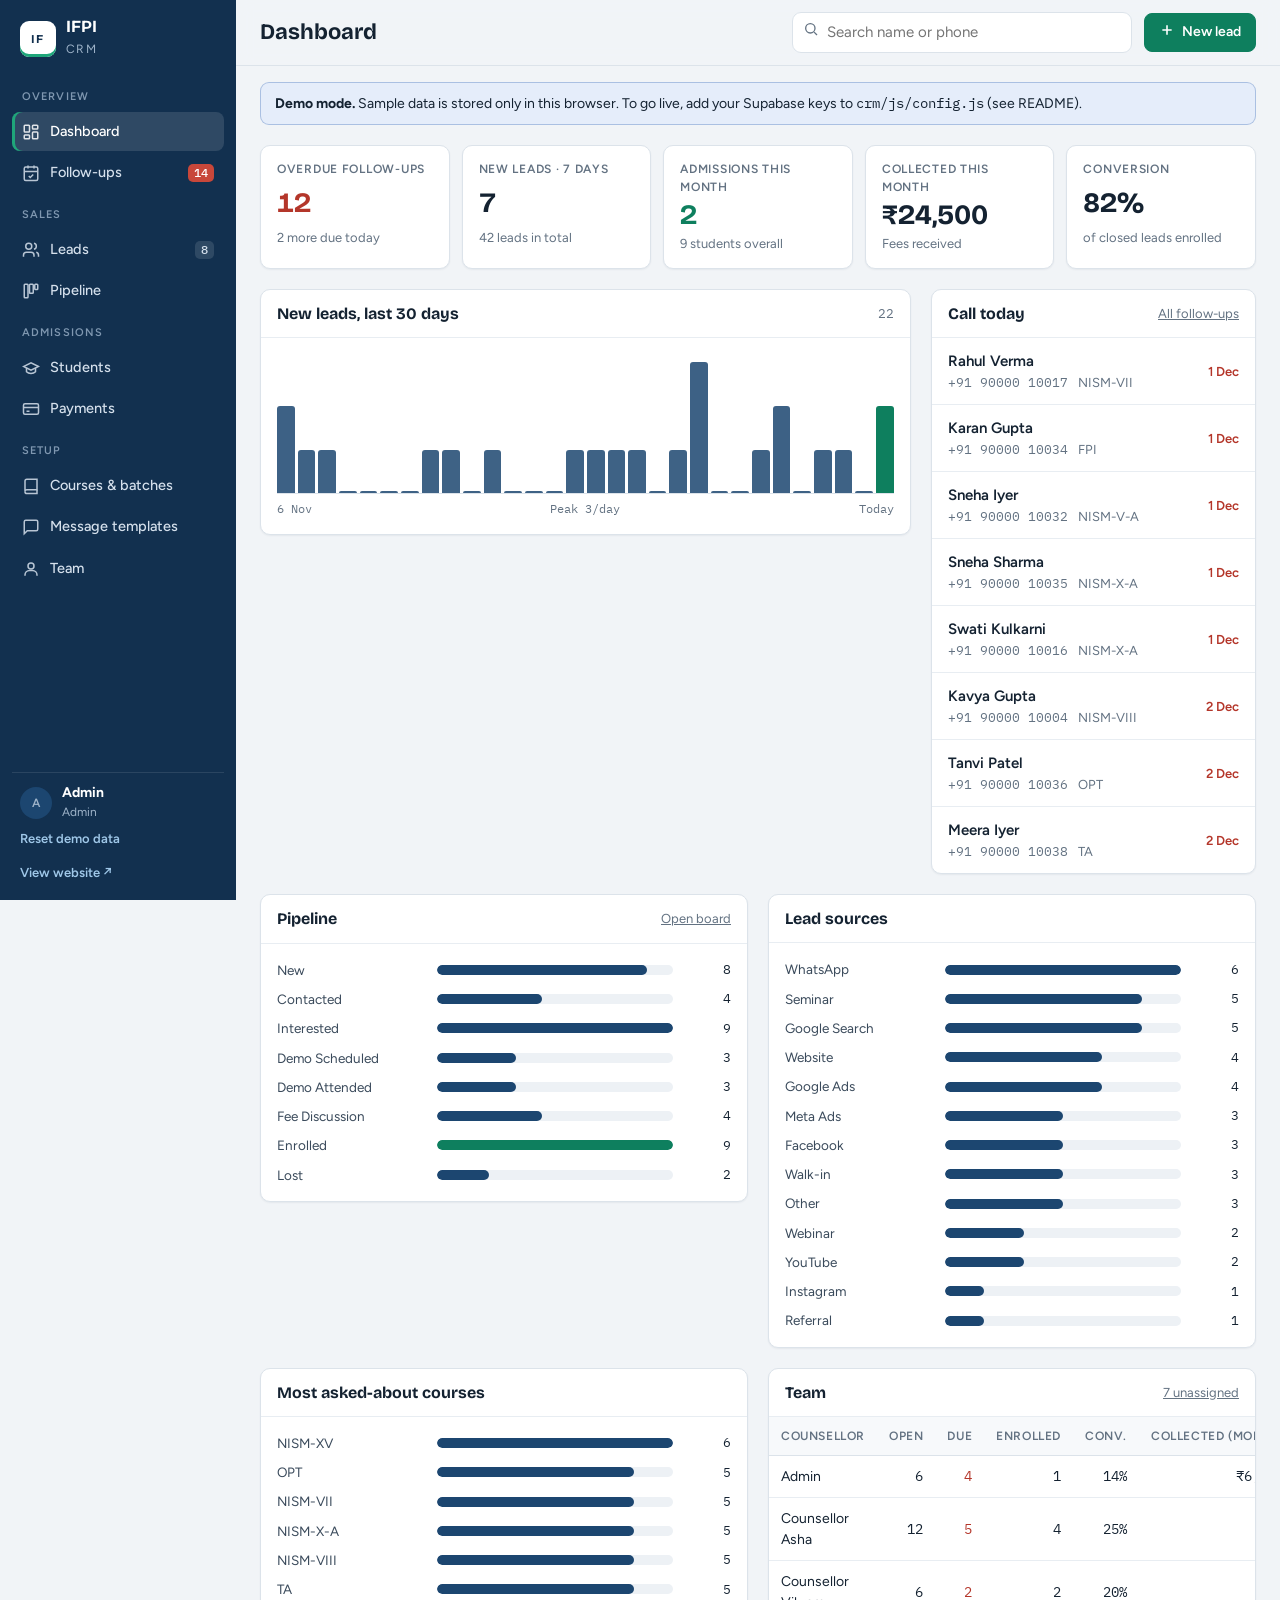
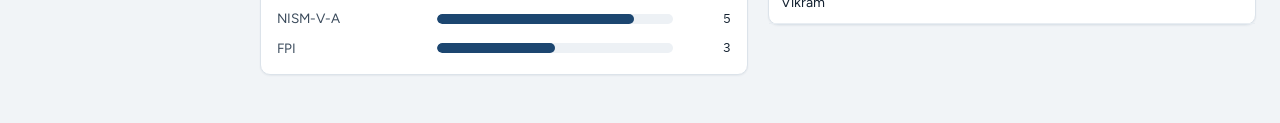
<file: crm/index.html>
<!doctype html>
<html lang="en">
<head>
  <meta charset="utf-8">
  <meta name="viewport" content="width=device-width, initial-scale=1, viewport-fit=cover">
  <title>IFPI CRM</title>
  <meta name="description" content="Lead and admissions CRM for IFPI — NISM and stock market courses.">
  <meta name="theme-color" content="#12304F">
  <link rel="icon" href="assets/favicon.svg" type="image/svg+xml">
  <link rel="preconnect" href="https://fonts.googleapis.com">
  <link rel="preconnect" href="https://fonts.gstatic.com" crossorigin>
  <link rel="stylesheet" href="https://fonts.googleapis.com/css2?family=Bricolage+Grotesque:opsz,wght@12..96,600;12..96,700&family=Figtree:wght@400;500;600;700&family=IBM+Plex+Mono:wght@400;500&display=swap">
  <link rel="stylesheet" href="css/styles.css">
</head>
<body>
  <div id="boot" class="boot"><div class="spinner" aria-label="Loading"></div></div>

  <!-- Sign in -->
  <section id="auth" class="auth" hidden>
    <div class="auth-card">
      <div class="auth-brand"><span class="logo-mark">IF</span><div><strong id="authInstitute">IFPI</strong><span id="authTagline"></span></div></div>
      <div id="authBody"></div>
    </div>
    <p class="auth-foot">Lead &amp; admissions CRM</p>
  </section>

  <!-- App shell -->
  <div id="app" class="app" hidden>
    <aside class="sidebar" id="sidebar">
      <div class="side-brand"><span class="logo-mark">IF</span><div><strong id="sideInstitute">IFPI</strong><span>CRM</span></div></div>
      <nav id="nav" class="nav" aria-label="Main"></nav>
      <div class="side-foot" id="sideFoot"></div>
    </aside>
    <div class="scrim" id="scrim" hidden></div>
    <div class="main">
      <header class="topbar">
        <button class="icon-btn only-mobile" id="menuBtn" aria-label="Open menu"></button>
        <h1 id="pageTitle" class="page-title"></h1>
        <label class="global-search" for="globalSearch">
          <span class="sr">Search leads</span>
          <span id="searchIcon"></span>
          <input id="globalSearch" type="search" placeholder="Search name or phone" autocomplete="off">
          <div class="search-results" id="searchResults" hidden></div>
        </label>
        <button class="btn primary" id="newLeadBtn"><span id="plusIcon"></span><span class="hide-sm">New lead</span></button>
      </header>
      <div id="demoBanner" class="demo-banner" hidden></div>
      <main id="view" class="view" tabindex="-1"></main>
    </div>
  </div>

  <div id="drawerWrap" class="drawer-wrap" hidden>
    <div class="drawer-scrim" data-close-drawer></div>
    <div id="drawer" class="drawer" role="dialog" aria-modal="true">
      <div id="drawerBody"></div>
    </div>
  </div>
  <div id="modalWrap" class="modal-wrap" hidden>
    <div class="modal" role="dialog" aria-modal="true"><div id="modalBody"></div></div>
  </div>
  <div id="toasts" class="toasts" aria-live="polite"></div>

  <script type="module" src="js/app.js"></script>
</body>
</html>
</file>
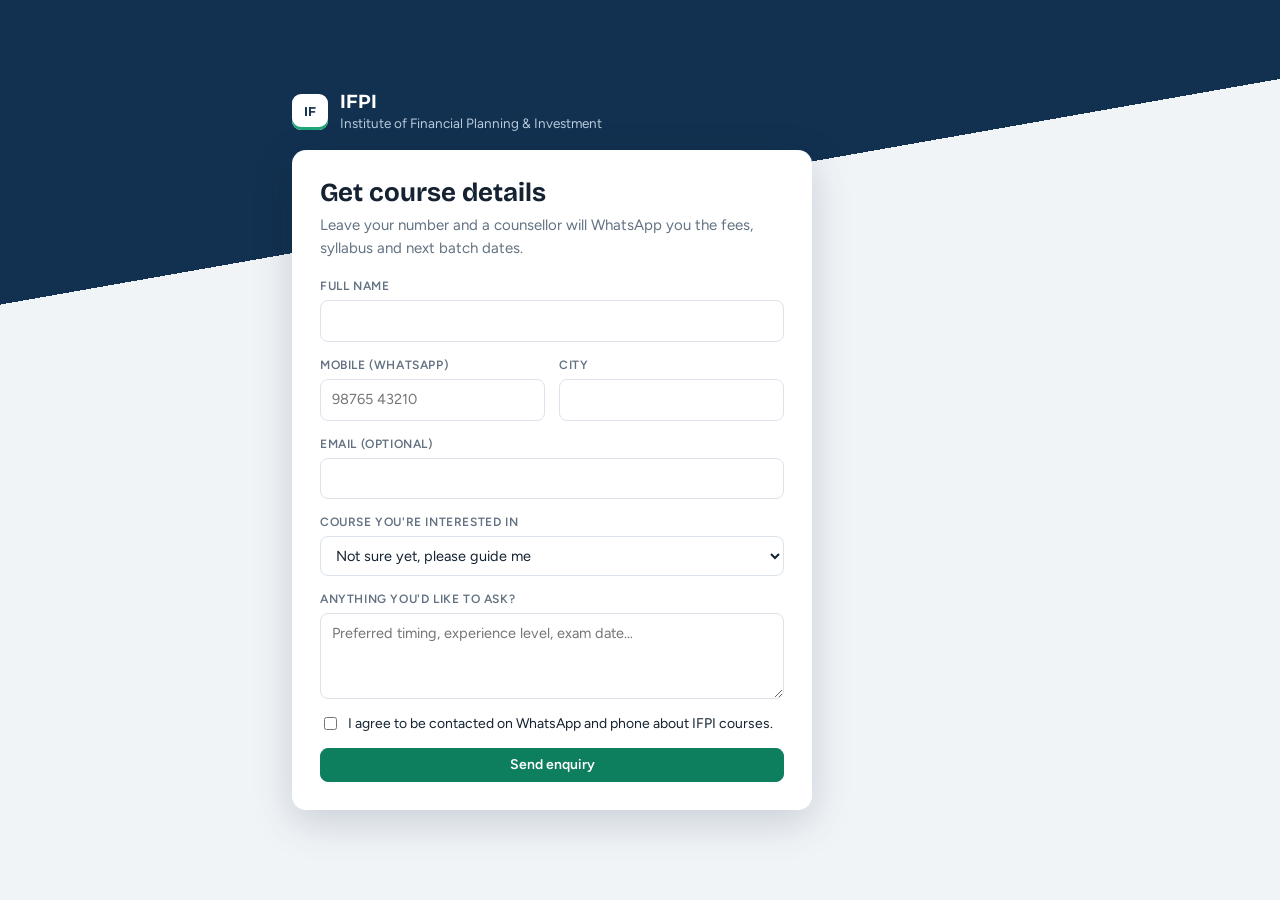
<file: crm/enquiry.html>
<!doctype html>
<html lang="en">
<head>
  <meta charset="utf-8">
  <meta name="viewport" content="width=device-width, initial-scale=1, viewport-fit=cover">
  <title>Course Enquiry · IFPI</title>
  <meta name="description" content="Enquire about NISM certification and stock market courses at IFPI.">
  <meta name="theme-color" content="#12304F">
  <link rel="icon" href="assets/favicon.svg" type="image/svg+xml">
  <link rel="preconnect" href="https://fonts.googleapis.com">
  <link rel="preconnect" href="https://fonts.gstatic.com" crossorigin>
  <link rel="stylesheet" href="https://fonts.googleapis.com/css2?family=Bricolage+Grotesque:opsz,wght@12..96,600;12..96,700&family=Figtree:wght@400;500;600;700&family=IBM+Plex+Mono:wght@400;500&display=swap">
  <link rel="stylesheet" href="css/styles.css">
</head>
<body>
  <div class="enquiry">
    <div class="enquiry-head"><span class="logo-mark">IF</span><div><strong id="eName">IFPI</strong><span id="eTag"></span></div></div>
    <div class="enquiry-card" id="card">
      <div><h1>Get course details</h1><p class="muted" style="margin:6px 0 0">Leave your number and a counsellor will WhatsApp you the fees, syllabus and next batch dates.</p></div>
      <form id="ef" class="form-grid" novalidate>
        <label class="field full"><span>Full name</span><input name="full_name" required autocomplete="name"></label>
        <label class="field"><span>Mobile (WhatsApp)</span><input name="phone" inputmode="tel" required autocomplete="tel" placeholder="98765 43210"></label>
        <label class="field"><span>City</span><input name="city" autocomplete="address-level2"></label>
        <label class="field full"><span>Email (optional)</span><input name="email" type="email" autocomplete="email"></label>
        <label class="field full"><span>Course you're interested in</span><select name="course_id" id="eCourse"><option value="">Not sure yet, please guide me</option></select></label>
        <label class="field full"><span>Anything you'd like to ask?</span><textarea name="notes" rows="3" placeholder="Preferred timing, experience level, exam date…"></textarea></label>
        <label class="check full"><input type="checkbox" name="consent" required> I agree to be contacted on WhatsApp and phone about IFPI courses.</label>
        <p class="error-text full" id="eErr" hidden></p>
        <button class="btn primary block full" type="submit">Send enquiry</button>
      </form>
    </div>
  </div>
  <div id="toasts" class="toasts" aria-live="polite"></div>
  <script type="module" src="js/enquiry.js"></script>
</body>
</html>
</file>
<file: crm/css/styles.css>
/* IFPI CRM — styles */
:root {
  --bg: #F1F4F7; --surface: #FFFFFF; --surface-2: #F7F9FB; --surface-3: #EDF1F5;
  --ink: #142231; --ink-2: #3A4A5B; --muted: #637282; --line: #DCE3EA; --line-2: #E8EDF2;
  --brand: #12304F; --brand-2: #1C4670; --brand-ink: #FFFFFF;
  --accent: #0E7F5E; --accent-hover: #0A694D; --accent-ink: #FFFFFF; --accent-soft: #E1F2EB;
  --good: #0E7F5E; --good-bg: #E1F2EB; --warn: #9A5E0C; --warn-bg: #FCF0D9; --bad: #B4362A; --bad-bg: #FBE7E4; --info: #2458A8; --info-bg: #E5EDFA;
  --focus: #2F6FDE;
  --radius: 10px; --radius-sm: 7px;
  --shadow-1: 0 1px 2px rgba(18, 40, 64, .06);
  --shadow-2: 0 12px 40px rgba(18, 40, 64, .18);
  --f-display: "Bricolage Grotesque", ui-sans-serif, system-ui, sans-serif;
  --f-body: "Figtree", ui-sans-serif, system-ui, -apple-system, "Segoe UI", Roboto, sans-serif;
  --f-mono: "IBM Plex Mono", ui-monospace, SFMono-Regular, Menlo, Consolas, monospace;
  --side-w: 236px;
  color-scheme: light;
}
@media (prefers-color-scheme: dark) {
  :root {
    color-scheme: dark;
    --bg: #0D141B; --surface: #151E27; --surface-2: #1A242F; --surface-3: #212C38; --ink: #E3E9EF; --ink-2: #C0CAD4; --muted: #8F9CAA; --line: #26323E; --line-2: #202B36;
    --brand: #0B1C2E; --brand-2: #16324F; --accent: #27B386; --accent-hover: #3BC897; --accent-ink: #04150F; --accent-soft: #12302A;
    --good: #27B386; --good-bg: #12302A; --warn: #E3A94E; --warn-bg: #2E2413; --bad: #EE7D6F; --bad-bg: #351B17; --info: #7EA8F0; --info-bg: #17253B; --focus: #7AA7FF;
    --shadow-1: 0 1px 2px rgba(0, 0, 0, .3); --shadow-2: 0 12px 40px rgba(0, 0, 0, .5);
  }
}

* { box-sizing: border-box; }
html, body { height: 100%; }
body { margin: 0; background: var(--bg); color: var(--ink); font: 15px/1.5 var(--f-body); -webkit-font-smoothing: antialiased; }
body.locked { overflow: hidden; }
button, input, select, textarea { font: inherit; color: inherit; }
a { color: var(--info); }
[hidden] { display: none !important; }
:focus-visible { outline: 2px solid var(--focus); outline-offset: 2px; }
.sr { position: absolute; width: 1px; height: 1px; overflow: hidden; clip: rect(0 0 0 0); white-space: nowrap; }
.mono, .num { font-family: var(--f-mono); font-variant-numeric: tabular-nums; }
.muted { color: var(--muted); }
h1, h2, h3 { text-wrap: balance; }

/* boot */
.boot { position: fixed; inset: 0; display: grid; place-items: center; background: var(--bg); }
.spinner { width: 34px; height: 34px; border: 3px solid var(--line); border-top-color: var(--accent); border-radius: 50%; animation: spin .8s linear infinite; }
@keyframes spin { to { transform: rotate(360deg); } }

/* logo */
.logo-mark { width: 36px; height: 36px; border-radius: 9px; background: var(--brand); color: #fff; display: grid; place-items: center; font: 700 15px/1 var(--f-display); letter-spacing: .02em; box-shadow: inset 0 -3px 0 #1FA67A; flex: none; }

/* auth */
.auth { min-height: 100%; display: grid; place-content: center; gap: 16px; padding: 24px 16px; background: linear-gradient(160deg, var(--brand) 0 38%, var(--bg) 38%); }
.auth-card { width: min(420px, 100%); background: var(--surface); border-radius: 14px; box-shadow: var(--shadow-2); padding: 28px; display: grid; gap: 18px; }
.auth-brand { display: flex; align-items: center; gap: 12px; }
.auth-brand strong { display: block; font: 700 20px/1.1 var(--f-display); }
.auth-brand span { color: var(--muted); font-size: 13px; }
.auth-card h2 { margin: 0; font: 700 22px/1.2 var(--f-display); }
.auth-foot { text-align: center; color: var(--muted); font-size: 13px; margin: 0; }
.link-btn { background: none; border: 0; padding: 0; color: var(--info); cursor: pointer; font-weight: 600; }

/* shell */
.app { display: grid; grid-template-columns: var(--side-w) minmax(0, 1fr); min-height: 100%; }
.sidebar { background: var(--brand); color: #D5E0EC; display: flex; flex-direction: column; position: sticky; top: 0; height: 100vh; padding: 18px 12px; gap: 18px; }
.side-brand { display: flex; gap: 10px; align-items: center; padding: 0 8px; }
.side-brand .logo-mark { background: #fff; color: var(--brand); box-shadow: inset 0 -3px 0 #1FA67A; }
.side-brand strong { display: block; color: #fff; font: 700 17px/1.1 var(--f-display); }
.side-brand span { font-size: 12px; letter-spacing: .12em; text-transform: uppercase; color: #9FB4CA; }
.nav { display: grid; gap: 2px; overflow-y: auto; }
.nav-label { font-size: 11px; letter-spacing: .1em; text-transform: uppercase; color: #7F97B0; padding: 12px 10px 4px; font-weight: 600; }
.nav a { display: flex; align-items: center; gap: 10px; padding: 9px 10px; border-radius: 8px; color: #D5E0EC; text-decoration: none; font-weight: 500; font-size: 14.5px; }
.nav a svg { width: 18px; height: 18px; flex: none; opacity: .85; }
.nav a:hover { background: rgba(255, 255, 255, .07); color: #fff; }
.nav a[aria-current="page"] { background: rgba(255, 255, 255, .12); color: #fff; box-shadow: inset 3px 0 0 #1FA67A; }
.nav .count { margin-left: auto; font: 500 12px/1 var(--f-mono); background: rgba(255, 255, 255, .12); padding: 3px 6px; border-radius: 5px; }
.nav .count.alert { background: #C8473A; color: #fff; }
.side-foot { margin-top: auto; border-top: 1px solid rgba(255, 255, 255, .1); padding: 12px 8px 0; display: grid; gap: 8px; font-size: 13px; }
.me { display: flex; gap: 10px; align-items: center; }
.avatar { width: 32px; height: 32px; border-radius: 50%; background: var(--brand-2); color: #fff; display: grid; place-items: center; font: 600 12px/1 var(--f-body); flex: none; }
.me strong { color: #fff; display: block; font-size: 14px; line-height: 1.2; }
.me span { color: #9FB4CA; font-size: 12px; text-transform: capitalize; }
.side-foot .link-btn { color: #9FC7E8; font-size: 13px; text-align: left; }

.main { min-width: 0; display: flex; flex-direction: column; }
.topbar { position: sticky; top: 0; z-index: 20; display: flex; align-items: center; gap: 12px; padding: 12px 24px; background: color-mix(in srgb, var(--bg) 88%, transparent); backdrop-filter: blur(8px); border-bottom: 1px solid var(--line); }
.page-title { font: 700 22px/1.2 var(--f-display); margin: 0; color: var(--ink); white-space: nowrap; }
.global-search { margin-left: auto; position: relative; display: flex; align-items: center; gap: 8px; background: var(--surface); border: 1px solid var(--line); border-radius: 9px; padding: 0 10px; width: min(340px, 40vw); }
.global-search svg { width: 16px; height: 16px; color: var(--muted); flex: none; }
.global-search input { border: 0; background: transparent; padding: 8px 0; width: 100%; outline: none; }
.global-search:focus-within { border-color: var(--focus); }
.search-results { position: absolute; top: calc(100% + 6px); left: 0; right: 0; background: var(--surface); border: 1px solid var(--line); border-radius: 10px; box-shadow: var(--shadow-2); overflow: hidden; z-index: 30; }
.search-results button { display: flex; width: 100%; justify-content: space-between; gap: 10px; padding: 9px 12px; border: 0; background: none; text-align: left; cursor: pointer; }
.search-results button:hover, .search-results button:focus { background: var(--surface-2); outline: none; }
.search-results .empty-s { padding: 12px; color: var(--muted); font-size: 14px; }
.demo-banner { margin: 16px 24px 0; padding: 10px 14px; border-radius: 9px; background: var(--info-bg); color: var(--ink); font-size: 14px; border: 1px solid color-mix(in srgb, var(--info) 30%, transparent); }
.view { padding: 20px 24px 48px; display: grid; gap: 20px; align-content: start; outline: none; }
.scrim { display: none; }
.only-mobile { display: none !important; }
.view > *, .grid-2 > *, .grid-3 > *, .panel { min-width: 0; }

@media (max-width: 900px) {
  .app { grid-template-columns: 1fr; }
  .sidebar { position: fixed; z-index: 40; left: 0; top: 0; bottom: 0; width: 260px; transform: translateX(-100%); transition: transform .2s ease; padding-top: calc(18px + env(safe-area-inset-top, 0px)); }
  .app.nav-open .sidebar { transform: none; }
  .app.nav-open .scrim { display: block; position: fixed; inset: 0; background: rgba(8, 16, 24, .45); z-index: 35; }
  .only-mobile { display: inline-grid !important; }
  .topbar { padding: calc(10px + env(safe-area-inset-top, 0px)) 16px 10px; flex-wrap: wrap; }
  .page-title { font-size: 19px; }
  .global-search { order: 5; width: 100%; margin-left: 0; }
  .view { padding: 16px 16px 40px; }
  .demo-banner { margin: 12px 16px 0; }
  .hide-sm { display: none; }
}

/* buttons */
.btn { display: inline-flex; align-items: center; justify-content: center; gap: 7px; border: 1px solid var(--line); background: var(--surface); color: var(--ink); border-radius: 8px; padding: 8px 14px; font-weight: 600; font-size: 14px; cursor: pointer; text-decoration: none; white-space: nowrap; line-height: 1.2; }
.btn:hover { border-color: var(--muted); }
.btn svg { width: 16px; height: 16px; flex: none; }
.btn.primary { background: var(--accent); border-color: var(--accent); color: var(--accent-ink); }
.btn.primary:hover { background: var(--accent-hover); border-color: var(--accent-hover); }
.btn.wa { background: #1B9E5A; border-color: #1B9E5A; color: #fff; }
.btn.wa:hover { background: #158449; }
.btn.danger { background: var(--bad); border-color: var(--bad); color: #fff; }
.btn.ghost { background: transparent; border-color: transparent; color: var(--ink-2); }
.btn.ghost:hover { background: var(--surface-3); }
.btn.sm { padding: 5px 10px; font-size: 13px; }
.btn.block { width: 100%; }
.btn:disabled { opacity: .55; cursor: not-allowed; }
.icon-btn { width: 36px; height: 36px; display: inline-grid; place-items: center; border: 1px solid var(--line); background: var(--surface); border-radius: 8px; cursor: pointer; color: var(--ink); }
.icon-btn svg { width: 18px; height: 18px; }
.row { display: flex; flex-wrap: wrap; gap: 8px; align-items: center; }
.row.end { justify-content: flex-end; }
.row.between { justify-content: space-between; }
.spacer { flex: 1; }

/* forms */
.field { display: grid; gap: 5px; min-width: 0; }
.field > span, .label { font-size: 12px; font-weight: 600; letter-spacing: .05em; text-transform: uppercase; color: var(--muted); }
.input, .field input, .field select, .field textarea, select.input {
  width: 100%; border: 1px solid var(--line); background: var(--surface); border-radius: 8px; padding: 9px 11px; font-size: 14.5px; min-width: 0;
}
.field textarea { resize: vertical; min-height: 80px; }
.input:focus, .field input:focus, .field select:focus, .field textarea:focus { outline: none; border-color: var(--focus); box-shadow: 0 0 0 3px color-mix(in srgb, var(--focus) 18%, transparent); }
.form-grid { display: grid; grid-template-columns: repeat(2, minmax(0, 1fr)); gap: 14px; }
.form-grid .full { grid-column: 1 / -1; }
@media (max-width: 520px) { .form-grid { grid-template-columns: 1fr; } }
.check { display: flex; gap: 8px; align-items: center; font-size: 14px; }
.hint { font-size: 13px; color: var(--muted); margin: 0; }
.error-text { color: var(--bad); font-size: 13.5px; margin: 0; }

/* cards / panels */
.panel { background: var(--surface); border: 1px solid var(--line); border-radius: var(--radius); box-shadow: var(--shadow-1); }
.panel-head { display: flex; align-items: center; justify-content: space-between; gap: 10px; padding: 14px 16px; border-bottom: 1px solid var(--line-2); }
.panel-head h2, .panel-head h3 { margin: 0; font: 700 16px/1.2 var(--f-display); }
.panel-body { padding: 16px; }
.grid-2 { display: grid; grid-template-columns: repeat(2, minmax(0, 1fr)); gap: 20px; align-items: start; }
.grid-3 { display: grid; grid-template-columns: 2fr 1fr; gap: 20px; align-items: start; }
@media (max-width: 1000px) { .grid-2, .grid-3 { grid-template-columns: 1fr; } }

/* KPIs */
.kpis { display: grid; grid-template-columns: repeat(auto-fit, minmax(170px, 1fr)); gap: 12px; }
.kpi { background: var(--surface); border: 1px solid var(--line); border-radius: var(--radius); padding: 14px 16px; display: grid; gap: 4px; text-decoration: none; color: inherit; box-shadow: var(--shadow-1); }
a.kpi:hover { border-color: var(--muted); }
.kpi .k-label { font-size: 12px; text-transform: uppercase; letter-spacing: .06em; color: var(--muted); font-weight: 600; }
.kpi .k-value { font: 700 28px/1.1 var(--f-display); font-variant-numeric: tabular-nums; }
.kpi .k-sub { font-size: 13px; color: var(--muted); }
.kpi.bad .k-value { color: var(--bad); } .kpi.warn .k-value { color: var(--warn); } .kpi.good .k-value { color: var(--good); }

/* bar charts */
.bars { display: grid; gap: 9px; }
.bar-row { display: grid; grid-template-columns: minmax(90px, 150px) minmax(0, 1fr) 48px; gap: 10px; align-items: center; font-size: 13.5px; }
.bar-row .b-label { overflow: hidden; text-overflow: ellipsis; white-space: nowrap; color: var(--ink-2); }
.bar-track { height: 10px; background: var(--surface-3); border-radius: 5px; overflow: hidden; }
.bar-fill { height: 100%; background: var(--brand-2); border-radius: 5px; min-width: 2px; }
.bar-fill.accent { background: var(--accent); }
.bar-row .b-val { text-align: right; font-family: var(--f-mono); font-size: 13px; }
.cols { display: flex; align-items: flex-end; gap: 3px; height: 140px; padding-top: 8px; border-bottom: 1px solid var(--line); }
.cols .col { flex: 1; background: var(--brand-2); border-radius: 3px 3px 0 0; min-height: 2px; position: relative; opacity: .85; }
.cols .col:hover { opacity: 1; }
.cols .col.today { background: var(--accent); opacity: 1; }
.cols-axis { display: flex; justify-content: space-between; font-size: 12px; color: var(--muted); margin-top: 6px; font-family: var(--f-mono); }

/* tables */
.table-wrap { overflow-x: auto; }
table.data { width: 100%; border-collapse: collapse; font-size: 14px; }
table.data th { text-align: left; font-size: 12px; text-transform: uppercase; letter-spacing: .05em; color: var(--muted); font-weight: 600; padding: 10px 12px; border-bottom: 1px solid var(--line); background: var(--surface-2); white-space: nowrap; position: sticky; top: 0; }
table.data td { padding: 10px 12px; border-bottom: 1px solid var(--line-2); vertical-align: middle; }
table.data tbody tr { cursor: pointer; }
table.data tbody tr:hover { background: var(--surface-2); }
table.data tr.sel { background: var(--accent-soft); }
table.data .num, table.data td.r { text-align: right; }
table.data td.nowrap { white-space: nowrap; }
.cell-main { font-weight: 600; }
.cell-sub { font-size: 12.5px; color: var(--muted); font-family: var(--f-mono); }
.empty { padding: 36px 16px; text-align: center; color: var(--muted); }

/* pills */
.pill { display: inline-flex; align-items: center; gap: 6px; padding: 2px 9px; border-radius: 999px; font-size: 12.5px; font-weight: 600; background: var(--surface-3); color: var(--ink-2); white-space: nowrap; }
.pill::before { content: ""; width: 7px; height: 7px; border-radius: 50%; background: currentColor; opacity: .8; }
.stage-new { background: var(--info-bg); color: var(--info); }
.stage-contacted { background: var(--surface-3); color: var(--ink-2); }
.stage-interested, .stage-demo-scheduled, .stage-demo-attended { background: #EEE8FB; color: #5B3FA8; }
.stage-fee-discussion { background: var(--warn-bg); color: var(--warn); }
.stage-enrolled { background: var(--good-bg); color: var(--good); }
.stage-lost { background: var(--bad-bg); color: var(--bad); }
@media (prefers-color-scheme: dark) { .stage-interested, .stage-demo-scheduled, .stage-demo-attended { background: #261F3D; color: #B7A4F0; } }
.prio { font-size: 12px; font-weight: 700; letter-spacing: .03em; }
.prio-hot { color: var(--bad); } .prio-warm { color: var(--warn); } .prio-cold { color: var(--info); }
.due { font-size: 13px; font-weight: 600; white-space: nowrap; }
.due.overdue { color: var(--bad); } .due.today { color: var(--warn); } .due.later { color: var(--muted); font-weight: 500; }
.tag { font-size: 12px; padding: 1px 7px; border-radius: 5px; border: 1px solid var(--line); color: var(--muted); background: var(--surface-2); white-space: nowrap; }

/* toolbar */
.toolbar { display: flex; flex-wrap: wrap; gap: 8px; align-items: center; }
.toolbar .input { width: auto; flex: 0 1 170px; padding: 7px 10px; font-size: 14px; }
.toolbar .input.grow { flex: 1 1 220px; }
.bulkbar { display: flex; flex-wrap: wrap; gap: 8px; align-items: center; padding: 10px 14px; background: var(--accent-soft); border-radius: 9px; font-size: 14px; }
.pager { display: flex; gap: 8px; align-items: center; justify-content: flex-end; padding: 12px 16px; font-size: 13.5px; color: var(--muted); }
.tabs-seg { display: inline-flex; background: var(--surface-3); border-radius: 9px; padding: 3px; gap: 2px; flex-wrap: wrap; }
.tabs-seg button { border: 0; background: none; padding: 6px 12px; border-radius: 7px; font-weight: 600; font-size: 13.5px; cursor: pointer; color: var(--muted); }
.tabs-seg button[aria-selected="true"] { background: var(--surface); color: var(--ink); box-shadow: var(--shadow-1); }

/* kanban */
.board { display: grid; grid-auto-flow: column; grid-auto-columns: minmax(250px, 1fr); gap: 12px; overflow-x: auto; padding-bottom: 8px; align-items: start; }
.lane { background: var(--surface-3); border-radius: var(--radius); display: flex; flex-direction: column; max-height: calc(100vh - 200px); min-height: 200px; }
.lane-head { display: flex; justify-content: space-between; align-items: center; padding: 10px 12px; font-weight: 700; font-size: 14px; }
.lane-head .num { font-size: 12px; color: var(--muted); font-weight: 500; }
.lane-body { padding: 0 8px 10px; display: grid; gap: 8px; overflow-y: auto; align-content: start; flex: 1; border-radius: var(--radius); }
.lane-body.drop { background: color-mix(in srgb, var(--accent) 12%, transparent); outline: 2px dashed var(--accent); outline-offset: -2px; }
.kcard { background: var(--surface); border: 1px solid var(--line); border-radius: 8px; padding: 10px 11px; display: grid; gap: 5px; cursor: grab; box-shadow: var(--shadow-1); }
.kcard:active { cursor: grabbing; }
.kcard.dragging { opacity: .45; }
.kcard .k-name { font-weight: 600; font-size: 14px; }
.kcard .k-meta { display: flex; flex-wrap: wrap; gap: 6px; align-items: center; font-size: 12.5px; color: var(--muted); }

/* lists */
.list { display: grid; }
.list-item { display: grid; grid-template-columns: minmax(0, 1fr) auto; gap: 12px; padding: 12px 16px; border-bottom: 1px solid var(--line-2); align-items: center; }
.list-item:last-child { border-bottom: 0; }
.list-item .li-main { min-width: 0; }
.list-item .li-title { font-weight: 600; background: none; border: 0; padding: 0; cursor: pointer; text-align: left; color: var(--ink); }
.list-item .li-title:hover { text-decoration: underline; }
.list-item .li-sub { font-size: 13px; color: var(--muted); display: flex; flex-wrap: wrap; gap: 4px 10px; }
@media (max-width: 600px) { .list-item { grid-template-columns: 1fr; } }

/* drawer */
.drawer-wrap { position: fixed; inset: 0; z-index: 50; }
.drawer-scrim { position: absolute; inset: 0; background: rgba(8, 16, 24, .45); }
.drawer { position: absolute; top: 0; right: 0; bottom: 0; width: min(560px, 100%); background: var(--surface); box-shadow: var(--shadow-2); overflow-y: auto; display: flex; flex-direction: column; }
.drawer.wide { width: min(760px, 100%); }
@media (prefers-reduced-motion: no-preference) { .drawer { animation: slideIn .2s ease-out; } @keyframes slideIn { from { transform: translateX(30px); opacity: .5; } } }
.d-head { position: sticky; top: 0; z-index: 2; background: var(--surface); border-bottom: 1px solid var(--line); padding: calc(16px + env(safe-area-inset-top, 0px)) 20px 14px; display: grid; gap: 10px; }
.d-title { display: flex; justify-content: space-between; align-items: flex-start; gap: 12px; }
.d-title h2 { margin: 0; font: 700 22px/1.2 var(--f-display); }
.d-title .sub { font-size: 13.5px; color: var(--muted); }
.d-body { padding: 18px 20px calc(28px + env(safe-area-inset-bottom, 0px)); display: grid; gap: 18px; }
.d-tabs { display: flex; gap: 2px; border-bottom: 1px solid var(--line); margin: 0 -20px -14px; padding: 0 14px; overflow-x: auto; }
.d-tabs button { border: 0; background: none; padding: 10px 12px; font-weight: 600; font-size: 14px; color: var(--muted); cursor: pointer; border-bottom: 2px solid transparent; white-space: nowrap; }
.d-tabs button[aria-selected="true"] { color: var(--ink); border-bottom-color: var(--accent); }
.facts { display: grid; grid-template-columns: repeat(3, minmax(0, 1fr)); gap: 10px; }
.fact { background: var(--surface-2); border: 1px solid var(--line-2); border-radius: 8px; padding: 9px 11px; }
.fact .label { display: block; margin-bottom: 2px; }
.fact strong { font-family: var(--f-mono); font-size: 15px; font-variant-numeric: tabular-nums; }
@media (max-width: 480px) { .facts { grid-template-columns: 1fr 1fr; } }

/* timeline */
.timeline { list-style: none; margin: 0; padding: 0; display: grid; gap: 0; }
.timeline li { display: grid; grid-template-columns: 28px minmax(0, 1fr); gap: 10px; padding-bottom: 14px; position: relative; }
.timeline li::before { content: ""; position: absolute; left: 13px; top: 26px; bottom: 0; width: 2px; background: var(--line-2); }
.timeline li:last-child::before { display: none; }
.t-dot { width: 28px; height: 28px; border-radius: 50%; display: grid; place-items: center; background: var(--surface-3); color: var(--ink-2); font-size: 11px; font-weight: 700; }
.t-dot.whatsapp { background: #DCF3E6; color: #147A45; } .t-dot.call { background: var(--info-bg); color: var(--info); }
.t-dot.stage { background: #EEE8FB; color: #5B3FA8; } .t-dot.payment { background: var(--good-bg); color: var(--good); }
.t-dot.followup { background: var(--warn-bg); color: var(--warn); }
.t-body { font-size: 14px; }
.t-meta { font-size: 12px; color: var(--muted); }

/* templates */
.tpl { border: 1px solid var(--line); border-radius: 9px; padding: 12px 14px; display: grid; gap: 8px; background: var(--surface-2); }
.tpl h4 { margin: 0; font-size: 14.5px; }
.tpl p { margin: 0; white-space: pre-wrap; font-size: 14px; color: var(--ink-2); }

/* modal */
.modal-wrap { position: fixed; inset: 0; z-index: 60; background: rgba(8, 16, 24, .5); display: grid; place-items: center; padding: 16px; }
.modal { background: var(--surface); border-radius: 12px; box-shadow: var(--shadow-2); width: min(520px, 100%); max-height: calc(100vh - 32px); overflow-y: auto; }
.modal #modalBody { padding: 22px; display: grid; gap: 14px; }
.modal-title { margin: 0; font: 700 20px/1.2 var(--f-display); }

/* toasts */
.toasts { position: fixed; bottom: calc(20px + env(safe-area-inset-bottom, 0px)); left: 50%; transform: translateX(-50%); display: grid; gap: 8px; z-index: 80; width: max-content; max-width: calc(100% - 32px); }
.toast { background: var(--ink); color: var(--bg); padding: 10px 16px; border-radius: 9px; font-size: 14px; font-weight: 600; box-shadow: var(--shadow-2); transition: opacity .3s, transform .3s; }
.toast.error { background: var(--bad); color: #fff; }
.toast.out { opacity: 0; transform: translateY(8px); }

/* enquiry page */
.enquiry { min-height: 100%; display: grid; place-content: center; padding: 32px 16px; background: linear-gradient(170deg, var(--brand) 0 300px, var(--bg) 300px); }
.enquiry-card { width: min(520px, 100%); background: var(--surface); border-radius: 14px; box-shadow: var(--shadow-2); padding: 28px; display: grid; gap: 18px; }
.enquiry-card h1 { margin: 0; font: 700 26px/1.15 var(--f-display); }
.enquiry-head { color: #fff; width: min(520px, 100%); margin-bottom: 16px; display: flex; gap: 12px; align-items: center; }
.enquiry-head .logo-mark { background: #fff; color: var(--brand); }
.enquiry-head strong { font: 700 20px/1.1 var(--f-display); display: block; }
.enquiry-head span { color: #B8CADC; font-size: 13.5px; }
.success { text-align: center; display: grid; gap: 10px; padding: 12px 0; }
.success .tick { width: 56px; height: 56px; border-radius: 50%; background: var(--good-bg); color: var(--good); display: grid; place-items: center; margin: 0 auto; font-size: 28px; }

@media (prefers-reduced-motion: reduce) { *, *::before, *::after { animation: none !important; transition: none !important; } }
#bulk:empty { display: none; }
</file>
